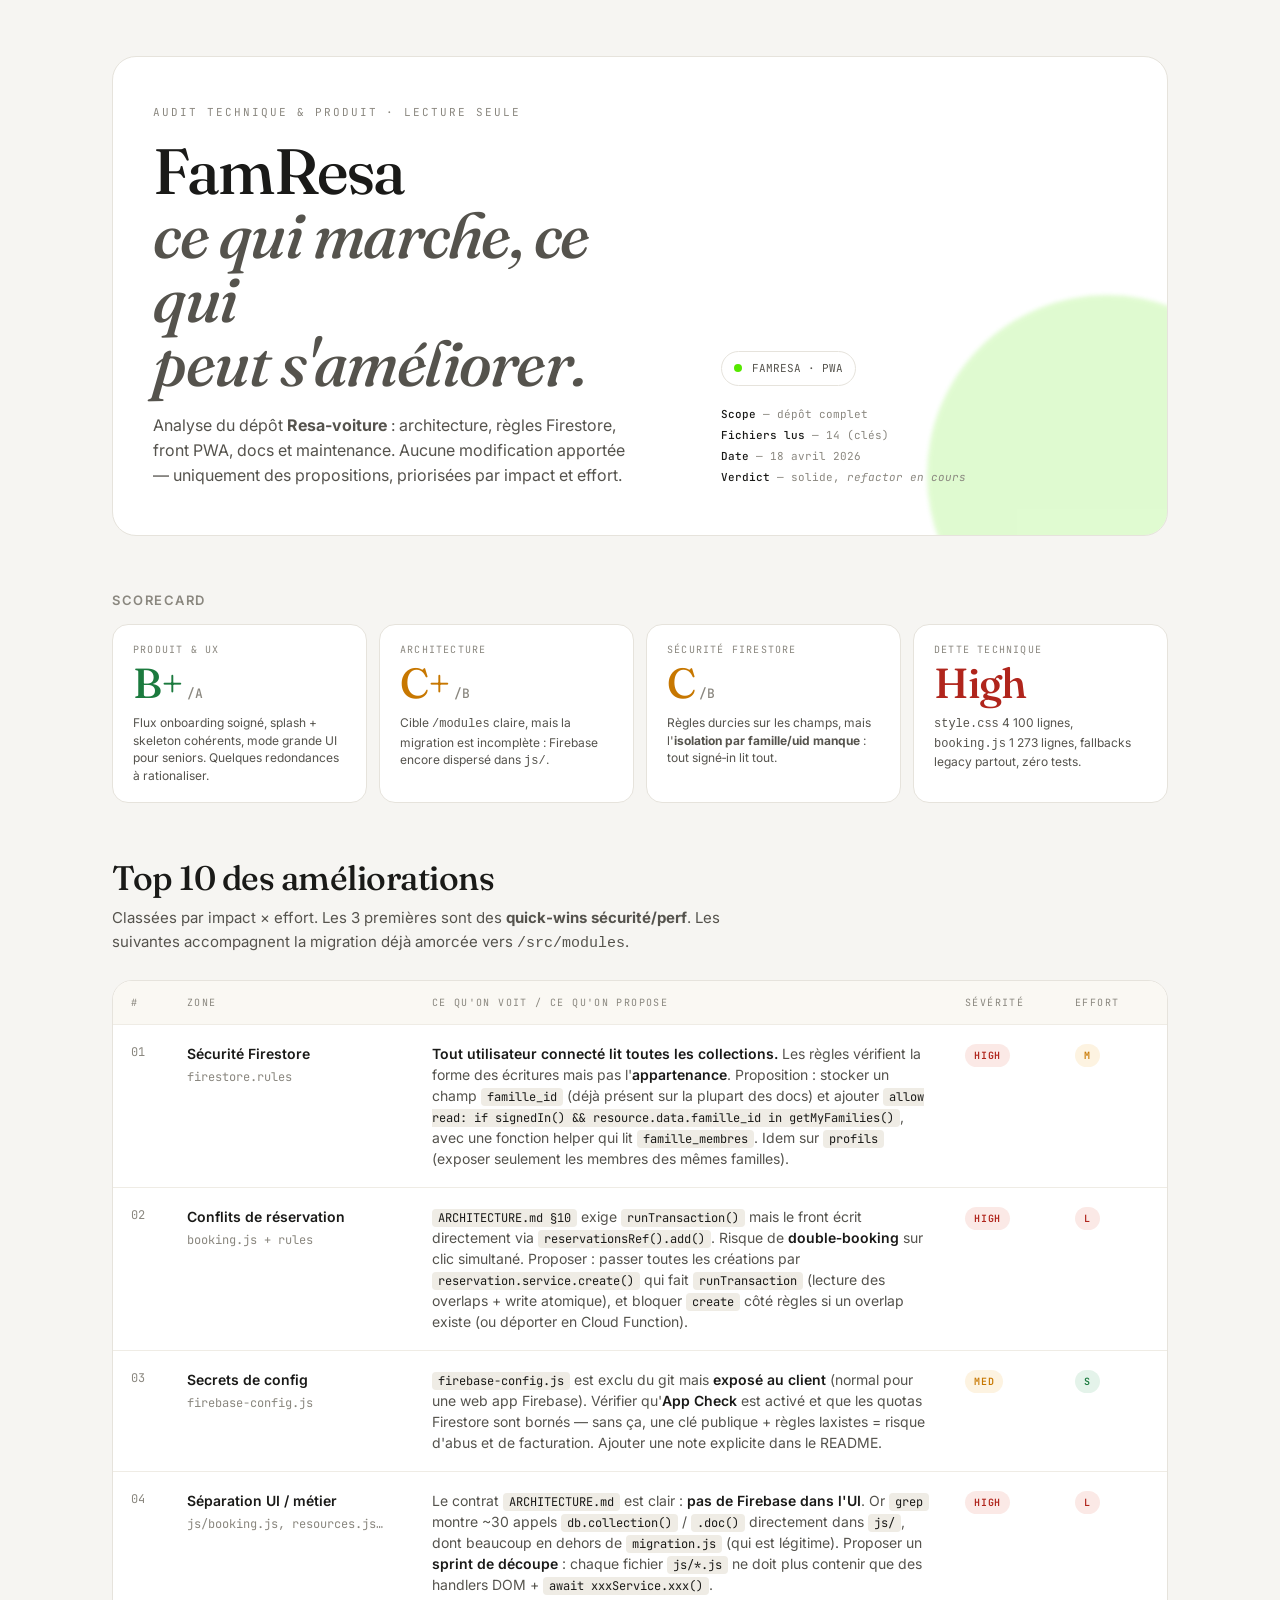
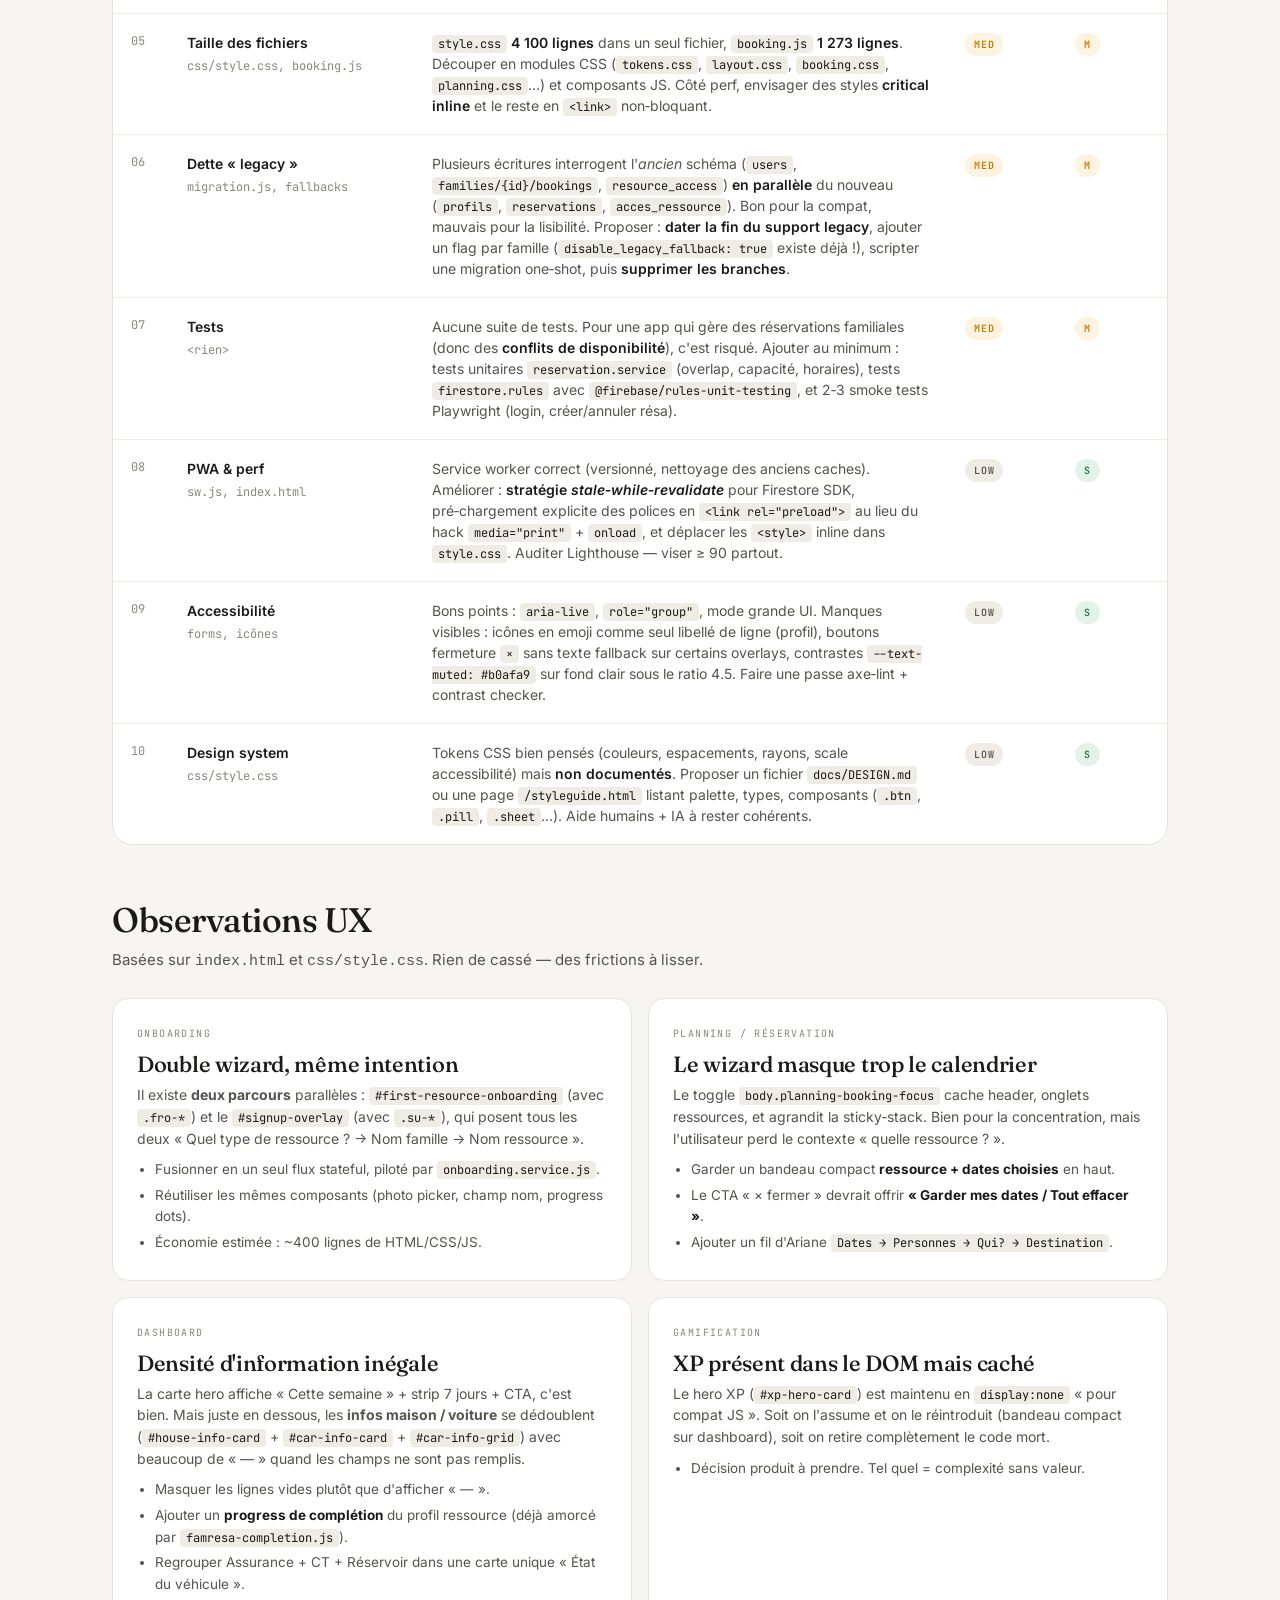
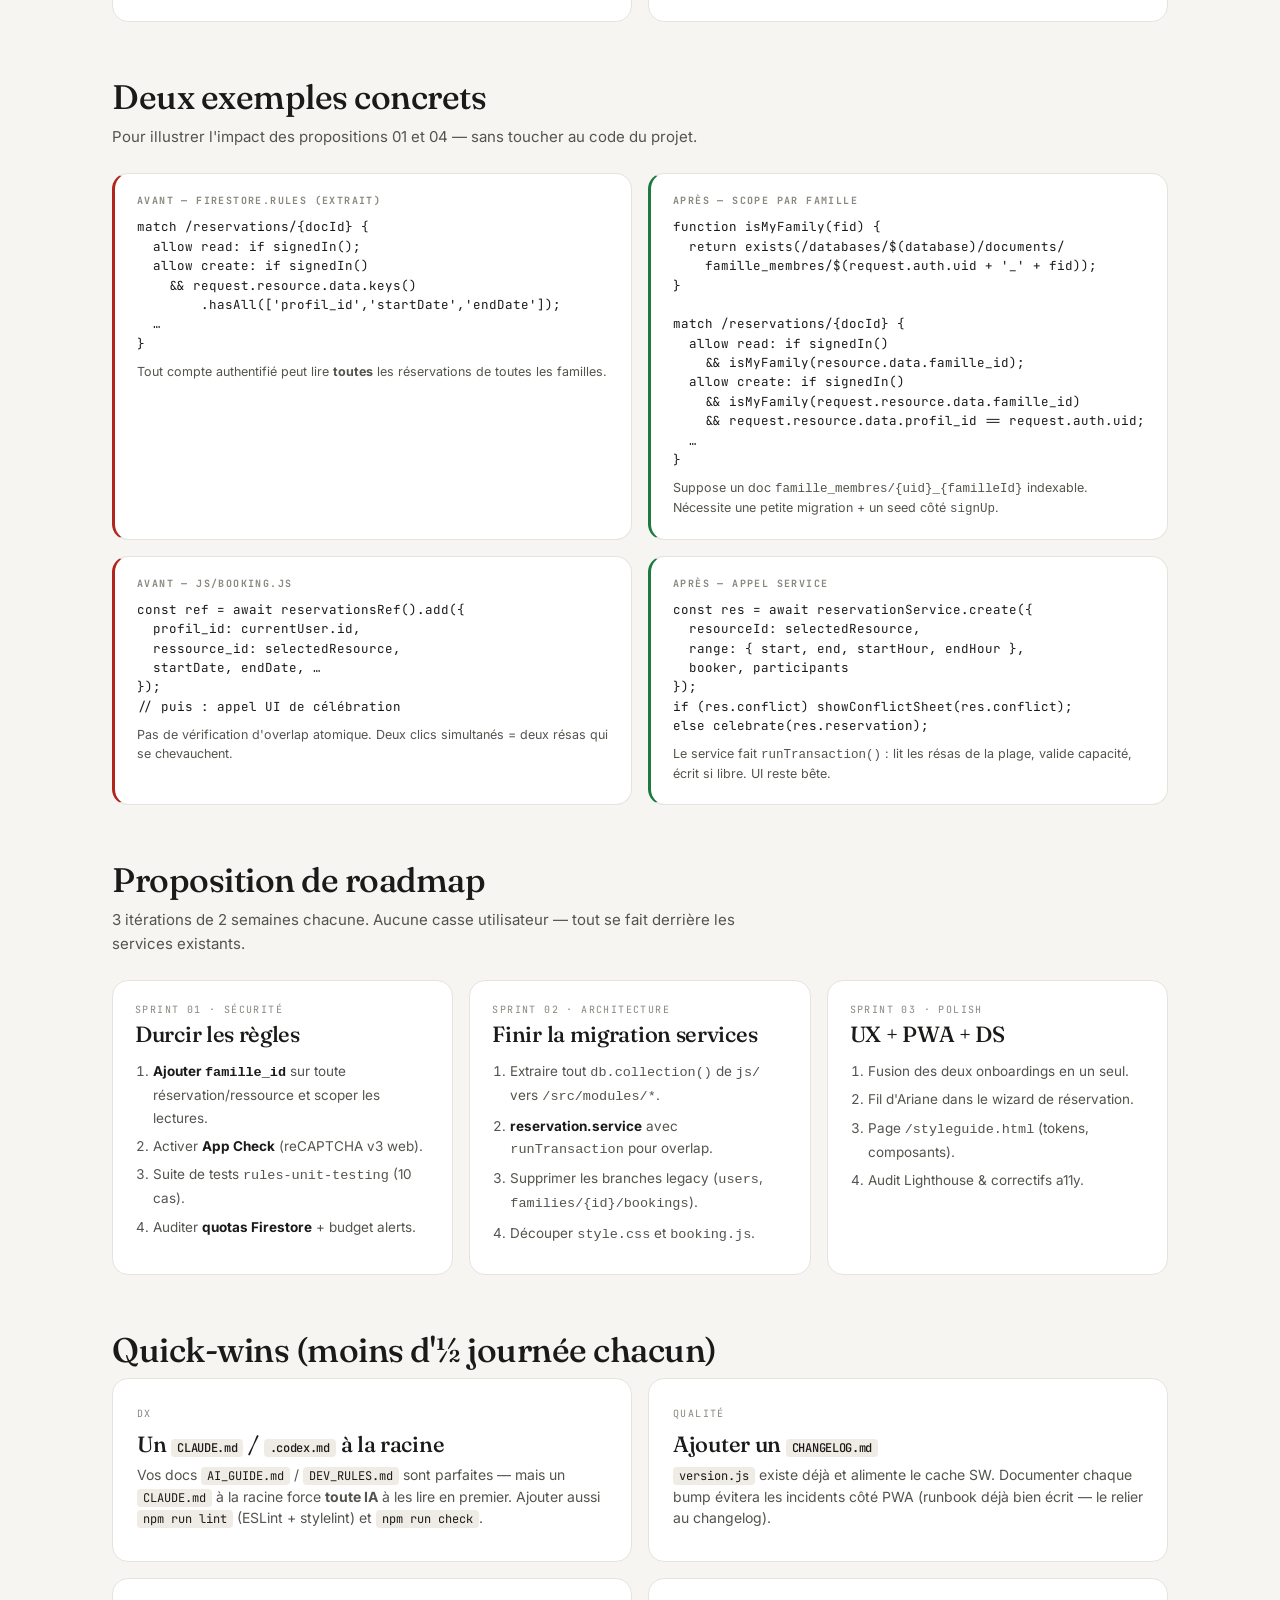
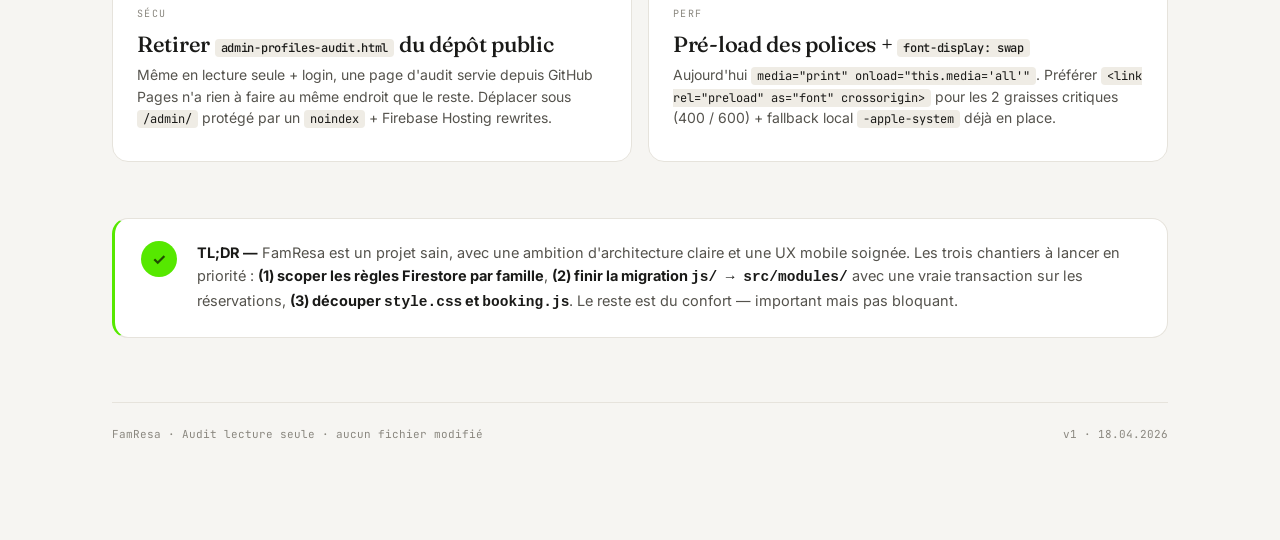
<file: Audit - FamResa.html>
<!doctype html>
<html lang="fr">
<head>
<meta charset="utf-8" />
<meta name="viewport" content="width=device-width,initial-scale=1" />
<title>FamResa — Audit & propositions</title>
<link rel="preconnect" href="https://fonts.googleapis.com" crossorigin>
<link rel="preconnect" href="https://fonts.gstatic.com" crossorigin>
<link href="https://fonts.googleapis.com/css2?family=Fraunces:opsz,wght@9..144,400;9..144,500;9..144,600&family=Inter:wght@400;500;600;700&family=JetBrains+Mono:wght@400;500&display=swap" rel="stylesheet">
<style>
  :root{
    --bg:#f6f5f2;
    --paper:#ffffff;
    --ink:#1a1a18;
    --ink-2:#55534d;
    --ink-3:#8a877f;
    --line:#e6e3dc;
    --line-2:#efece5;
    --lime:#56E800;
    --lime-ink:#1f4d00;
    --amber:#c77700;
    --amber-bg:#fdf3e1;
    --red:#b0251c;
    --red-bg:#fbe9e6;
    --green:#1b7a3e;
    --green-bg:#e4f3ea;
    --blue:#1d4ed8;
    --blue-bg:#eaf0ff;
  }
  *{box-sizing:border-box}
  html,body{margin:0;padding:0;background:var(--bg);color:var(--ink);font-family:'Inter',system-ui,sans-serif;-webkit-font-smoothing:antialiased;text-rendering:optimizeLegibility}
  .wrap{max-width:1120px;margin:0 auto;padding:56px 32px 120px}

  /* ——— Cover ——— */
  .cover{display:grid;grid-template-columns:1.3fr 1fr;gap:40px;align-items:end;padding:48px 40px;background:var(--paper);border:1px solid var(--line);border-radius:24px;margin-bottom:40px;position:relative;overflow:hidden}
  .cover::after{content:"";position:absolute;right:-120px;bottom:-120px;width:360px;height:360px;border-radius:50%;background:var(--lime);opacity:.18;filter:blur(2px)}
  .eyebrow{font-family:'JetBrains Mono',monospace;font-size:11px;letter-spacing:.18em;text-transform:uppercase;color:var(--ink-3);margin-bottom:20px}
  .cover h1{font-family:'Fraunces',serif;font-weight:500;font-size:64px;line-height:1;letter-spacing:-1.5px;margin:0 0 18px}
  .cover h1 em{font-style:italic;color:var(--ink-2)}
  .cover p{font-size:16px;line-height:1.55;color:var(--ink-2);margin:0;max-width:48ch}
  .cover-meta{font-family:'JetBrains Mono',monospace;font-size:11px;color:var(--ink-3);line-height:1.9;position:relative;z-index:1}
  .cover-meta b{color:var(--ink);font-weight:500}
  .cover-mark{display:inline-flex;align-items:center;gap:10px;padding:6px 12px;border:1px solid var(--line);border-radius:999px;font-family:'JetBrains Mono',monospace;font-size:11px;color:var(--ink-2);background:#fff}
  .cover-mark .dot{width:8px;height:8px;border-radius:50%;background:var(--lime)}

  /* ——— Sections ——— */
  section{margin-top:56px}
  h2{font-family:'Fraunces',serif;font-weight:500;font-size:34px;line-height:1.15;letter-spacing:-.5px;margin:0 0 8px}
  .lede{font-size:15px;color:var(--ink-2);max-width:72ch;line-height:1.6;margin:0 0 24px}
  h3{font-family:'Inter',sans-serif;font-size:13px;letter-spacing:.12em;text-transform:uppercase;color:var(--ink-3);margin:0 0 16px;font-weight:600}

  /* ——— Scorecard ——— */
  .score-grid{display:grid;grid-template-columns:repeat(4,1fr);gap:12px}
  .score{background:var(--paper);border:1px solid var(--line);border-radius:16px;padding:18px 20px}
  .score .label{font-family:'JetBrains Mono',monospace;font-size:10px;letter-spacing:.12em;text-transform:uppercase;color:var(--ink-3)}
  .score .val{font-family:'Fraunces',serif;font-size:42px;font-weight:500;letter-spacing:-1px;margin-top:6px;line-height:1}
  .score .val small{font-family:'JetBrains Mono',monospace;font-size:13px;color:var(--ink-3);margin-left:4px;letter-spacing:0}
  .score .note{font-size:12px;color:var(--ink-2);margin-top:10px;line-height:1.45}
  .score.good .val{color:var(--green)}
  .score.warn .val{color:var(--amber)}
  .score.bad  .val{color:var(--red)}

  /* ——— Issue table ——— */
  .table{background:var(--paper);border:1px solid var(--line);border-radius:20px;overflow:hidden}
  .row{display:grid;grid-template-columns:56px 1.1fr 2.4fr 110px 110px;gap:0;border-top:1px solid var(--line-2);align-items:stretch}
  .row:first-child{border-top:none;background:#faf8f3}
  .row.head > *{font-family:'JetBrains Mono',monospace;font-size:10px;letter-spacing:.14em;text-transform:uppercase;color:var(--ink-3);padding:14px 18px}
  .row > *{padding:18px;font-size:14px;line-height:1.5}
  .row .id{font-family:'JetBrains Mono',monospace;font-size:12px;color:var(--ink-3)}
  .row .area{font-weight:600;color:var(--ink);display:flex;flex-direction:column;gap:4px}
  .row .area span{font-weight:400;font-size:12px;color:var(--ink-3);font-family:'JetBrains Mono',monospace}
  .row .desc{color:var(--ink-2)}
  .row .desc b{color:var(--ink);font-weight:600}
  .row .desc code{font-family:'JetBrains Mono',monospace;font-size:12px;background:var(--line-2);padding:1px 6px;border-radius:4px;color:var(--ink)}
  .pill{display:inline-flex;align-items:center;gap:6px;font-family:'JetBrains Mono',monospace;font-size:10px;letter-spacing:.08em;text-transform:uppercase;padding:4px 9px;border-radius:999px;font-weight:600;white-space:nowrap}
  .pill.sev-high{background:var(--red-bg);color:var(--red)}
  .pill.sev-med{background:var(--amber-bg);color:var(--amber)}
  .pill.sev-low{background:var(--line-2);color:var(--ink-2)}
  .pill.effort-s{background:var(--green-bg);color:var(--green)}
  .pill.effort-m{background:var(--amber-bg);color:var(--amber)}
  .pill.effort-l{background:var(--red-bg);color:var(--red)}

  /* ——— Two-col grid ——— */
  .two{display:grid;grid-template-columns:1fr 1fr;gap:16px}
  .card{background:var(--paper);border:1px solid var(--line);border-radius:16px;padding:22px 24px}
  .card h4{margin:0 0 6px;font-family:'Fraunces',serif;font-size:22px;font-weight:500;letter-spacing:-.3px}
  .card .tag{display:inline-block;font-family:'JetBrains Mono',monospace;font-size:10px;letter-spacing:.14em;text-transform:uppercase;color:var(--ink-3);margin-bottom:10px}
  .card p{color:var(--ink-2);font-size:14px;line-height:1.55;margin:0 0 10px}
  .card ul{margin:8px 0 0;padding-left:18px;color:var(--ink-2);font-size:13.5px;line-height:1.6}
  .card li{margin-bottom:4px}
  .card li b{color:var(--ink)}
  .card code{font-family:'JetBrains Mono',monospace;font-size:12px;background:var(--line-2);padding:1px 6px;border-radius:4px;color:var(--ink)}

  /* ——— Before / After ——— */
  .ba{display:grid;grid-template-columns:1fr 1fr;gap:16px}
  .ba > div{background:var(--paper);border:1px solid var(--line);border-radius:16px;padding:20px 22px}
  .ba .before{border-left:3px solid var(--red)}
  .ba .after{border-left:3px solid var(--green)}
  .ba h5{margin:0 0 10px;font-family:'JetBrains Mono',monospace;font-size:10px;letter-spacing:.14em;text-transform:uppercase;color:var(--ink-3)}
  .ba pre{margin:0;font-family:'JetBrains Mono',monospace;font-size:12.5px;line-height:1.55;color:var(--ink);white-space:pre-wrap;word-break:break-word}
  .ba .note{font-size:12.5px;color:var(--ink-2);margin-top:10px;line-height:1.5}

  /* ——— Roadmap ——— */
  .roadmap{display:grid;grid-template-columns:repeat(3,1fr);gap:16px}
  .road{background:var(--paper);border:1px solid var(--line);border-radius:16px;padding:22px}
  .road .wk{font-family:'JetBrains Mono',monospace;font-size:10px;letter-spacing:.14em;text-transform:uppercase;color:var(--ink-3)}
  .road h4{font-family:'Fraunces',serif;font-size:22px;font-weight:500;margin:4px 0 12px;letter-spacing:-.3px}
  .road ol{margin:0;padding-left:18px;color:var(--ink-2);font-size:13.5px;line-height:1.65}
  .road li{margin-bottom:6px}
  .road li b{color:var(--ink)}

  /* ——— Callout ——— */
  .callout{background:var(--paper);border:1px solid var(--line);border-left:3px solid var(--lime);border-radius:16px;padding:22px 26px;display:flex;gap:20px;align-items:flex-start}
  .callout .icon{width:36px;height:36px;border-radius:50%;background:var(--lime);color:var(--lime-ink);display:flex;align-items:center;justify-content:center;font-weight:700;flex-shrink:0}
  .callout p{margin:0;font-size:14.5px;color:var(--ink-2);line-height:1.6}
  .callout p b{color:var(--ink)}

  footer{margin-top:64px;padding-top:24px;border-top:1px solid var(--line);font-family:'JetBrains Mono',monospace;font-size:11px;color:var(--ink-3);display:flex;justify-content:space-between}
</style>
</head>
<body>
<div class="wrap">

  <!-- ============ COVER ============ -->
  <div class="cover">
    <div>
      <div class="eyebrow">Audit technique & produit · lecture seule</div>
      <h1>FamResa<br><em>ce qui marche, ce qui<br>peut s'améliorer.</em></h1>
      <p>Analyse du dépôt <b>Resa-voiture</b> : architecture, règles Firestore, front PWA, docs et maintenance. Aucune modification apportée — uniquement des propositions, priorisées par impact et effort.</p>
    </div>
    <div class="cover-meta">
      <span class="cover-mark"><span class="dot"></span> FAMRESA · PWA</span>
      <div style="margin-top:18px">
        <div><b>Scope</b> — dépôt complet</div>
        <div><b>Fichiers lus</b> — 14 (clés)</div>
        <div><b>Date</b> — 18 avril 2026</div>
        <div><b>Verdict</b> — solide, <em>refactor en cours</em></div>
      </div>
    </div>
  </div>

  <!-- ============ SCORECARD ============ -->
  <section>
    <h3>Scorecard</h3>
    <div class="score-grid">
      <div class="score good">
        <div class="label">Produit & UX</div>
        <div class="val">B+<small>/A</small></div>
        <div class="note">Flux onboarding soigné, splash + skeleton cohérents, mode grande UI pour seniors. Quelques redondances à rationaliser.</div>
      </div>
      <div class="score warn">
        <div class="label">Architecture</div>
        <div class="val">C+<small>/B</small></div>
        <div class="note">Cible <code>/modules</code> claire, mais la migration est incomplète : Firebase encore dispersé dans <code>js/</code>.</div>
      </div>
      <div class="score warn">
        <div class="label">Sécurité Firestore</div>
        <div class="val">C<small>/B</small></div>
        <div class="note">Règles durcies sur les champs, mais l'<b>isolation par famille/uid manque</b> : tout signé‑in lit tout.</div>
      </div>
      <div class="score bad">
        <div class="label">Dette technique</div>
        <div class="val">High</div>
        <div class="note"><code>style.css</code> 4 100 lignes, <code>booking.js</code> 1 273 lignes, fallbacks legacy partout, zéro tests.</div>
      </div>
    </div>
  </section>

  <!-- ============ TOP ISSUES ============ -->
  <section>
    <h2>Top 10 des améliorations</h2>
    <p class="lede">Classées par impact × effort. Les 3 premières sont des <b>quick‑wins sécurité/perf</b>. Les suivantes accompagnent la migration déjà amorcée vers <code>/src/modules</code>.</p>
    <div class="table">
      <div class="row head">
        <div>#</div><div>Zone</div><div>Ce qu'on voit / ce qu'on propose</div><div>Sévérité</div><div>Effort</div>
      </div>

      <div class="row">
        <div class="id">01</div>
        <div class="area">Sécurité Firestore<span>firestore.rules</span></div>
        <div class="desc"><b>Tout utilisateur connecté lit toutes les collections.</b> Les règles vérifient la forme des écritures mais pas l'<b>appartenance</b>. Proposition : stocker un champ <code>famille_id</code> (déjà présent sur la plupart des docs) et ajouter <code>allow read: if signedIn() && resource.data.famille_id in getMyFamilies()</code>, avec une fonction helper qui lit <code>famille_membres</code>. Idem sur <code>profils</code> (exposer seulement les membres des mêmes familles).</div>
        <div><span class="pill sev-high">High</span></div>
        <div><span class="pill effort-m">M</span></div>
      </div>

      <div class="row">
        <div class="id">02</div>
        <div class="area">Conflits de réservation<span>booking.js + rules</span></div>
        <div class="desc"><code>ARCHITECTURE.md §10</code> exige <code>runTransaction()</code> mais le front écrit directement via <code>reservationsRef().add()</code>. Risque de <b>double‑booking</b> sur clic simultané. Proposer : passer toutes les créations par <code>reservation.service.create()</code> qui fait <code>runTransaction</code> (lecture des overlaps + write atomique), et bloquer <code>create</code> côté règles si un overlap existe (ou déporter en Cloud Function).</div>
        <div><span class="pill sev-high">High</span></div>
        <div><span class="pill effort-l">L</span></div>
      </div>

      <div class="row">
        <div class="id">03</div>
        <div class="area">Secrets de config<span>firebase-config.js</span></div>
        <div class="desc"><code>firebase-config.js</code> est exclu du git mais <b>exposé au client</b> (normal pour une web app Firebase). Vérifier qu'<b>App Check</b> est activé et que les quotas Firestore sont bornés — sans ça, une clé publique + règles laxistes = risque d'abus et de facturation. Ajouter une note explicite dans le README.</div>
        <div><span class="pill sev-med">Med</span></div>
        <div><span class="pill effort-s">S</span></div>
      </div>

      <div class="row">
        <div class="id">04</div>
        <div class="area">Séparation UI / métier<span>js/booking.js, resources.js…</span></div>
        <div class="desc">Le contrat <code>ARCHITECTURE.md</code> est clair : <b>pas de Firebase dans l'UI</b>. Or <code>grep</code> montre ~30 appels <code>db.collection()</code> / <code>.doc()</code> directement dans <code>js/</code>, dont beaucoup en dehors de <code>migration.js</code> (qui est légitime). Proposer un <b>sprint de découpe</b> : chaque fichier <code>js/*.js</code> ne doit plus contenir que des handlers DOM + <code>await xxxService.xxx()</code>.</div>
        <div><span class="pill sev-high">High</span></div>
        <div><span class="pill effort-l">L</span></div>
      </div>

      <div class="row">
        <div class="id">05</div>
        <div class="area">Taille des fichiers<span>css/style.css, booking.js</span></div>
        <div class="desc"><code>style.css</code> <b>4 100 lignes</b> dans un seul fichier, <code>booking.js</code> <b>1 273 lignes</b>. Découper en modules CSS (<code>tokens.css</code>, <code>layout.css</code>, <code>booking.css</code>, <code>planning.css</code>…) et composants JS. Côté perf, envisager des styles <b>critical inline</b> et le reste en <code>&lt;link&gt;</code> non‑bloquant.</div>
        <div><span class="pill sev-med">Med</span></div>
        <div><span class="pill effort-m">M</span></div>
      </div>

      <div class="row">
        <div class="id">06</div>
        <div class="area">Dette « legacy »<span>migration.js, fallbacks</span></div>
        <div class="desc">Plusieurs écritures interrogent l'<i>ancien</i> schéma (<code>users</code>, <code>families/{id}/bookings</code>, <code>resource_access</code>) <b>en parallèle</b> du nouveau (<code>profils</code>, <code>reservations</code>, <code>acces_ressource</code>). Bon pour la compat, mauvais pour la lisibilité. Proposer : <b>dater la fin du support legacy</b>, ajouter un flag par famille (<code>disable_legacy_fallback: true</code> existe déjà !), scripter une migration one‑shot, puis <b>supprimer les branches</b>.</div>
        <div><span class="pill sev-med">Med</span></div>
        <div><span class="pill effort-m">M</span></div>
      </div>

      <div class="row">
        <div class="id">07</div>
        <div class="area">Tests<span>&lt;rien&gt;</span></div>
        <div class="desc">Aucune suite de tests. Pour une app qui gère des réservations familiales (donc des <b>conflits de disponibilité</b>), c'est risqué. Ajouter au minimum : tests unitaires <code>reservation.service</code> (overlap, capacité, horaires), tests <code>firestore.rules</code> avec <code>@firebase/rules-unit-testing</code>, et 2‑3 smoke tests Playwright (login, créer/annuler résa).</div>
        <div><span class="pill sev-med">Med</span></div>
        <div><span class="pill effort-m">M</span></div>
      </div>

      <div class="row">
        <div class="id">08</div>
        <div class="area">PWA & perf<span>sw.js, index.html</span></div>
        <div class="desc">Service worker correct (versionné, nettoyage des anciens caches). Améliorer : <b>stratégie <i>stale‑while‑revalidate</i></b> pour Firestore SDK, pré‑chargement explicite des polices en <code>&lt;link rel="preload"&gt;</code> au lieu du hack <code>media="print"</code> + <code>onload</code>, et déplacer les <code>&lt;style&gt;</code> inline dans <code>style.css</code>. Auditer Lighthouse — viser ≥ 90 partout.</div>
        <div><span class="pill sev-low">Low</span></div>
        <div><span class="pill effort-s">S</span></div>
      </div>

      <div class="row">
        <div class="id">09</div>
        <div class="area">Accessibilité<span>forms, icônes</span></div>
        <div class="desc">Bons points : <code>aria-live</code>, <code>role="group"</code>, mode grande UI. Manques visibles : icônes en emoji comme seul libellé de ligne (profil), boutons fermeture <code>×</code> sans texte fallback sur certains overlays, contrastes <code>--text-muted: #b0afa9</code> sur fond clair sous le ratio 4.5. Faire une passe axe‑lint + contrast checker.</div>
        <div><span class="pill sev-low">Low</span></div>
        <div><span class="pill effort-s">S</span></div>
      </div>

      <div class="row">
        <div class="id">10</div>
        <div class="area">Design system<span>css/style.css</span></div>
        <div class="desc">Tokens CSS bien pensés (couleurs, espacements, rayons, scale accessibilité) mais <b>non documentés</b>. Proposer un fichier <code>docs/DESIGN.md</code> ou une page <code>/styleguide.html</code> listant palette, types, composants (<code>.btn</code>, <code>.pill</code>, <code>.sheet</code>…). Aide humains + IA à rester cohérents.</div>
        <div><span class="pill sev-low">Low</span></div>
        <div><span class="pill effort-s">S</span></div>
      </div>

    </div>
  </section>

  <!-- ============ UX OBSERVATIONS ============ -->
  <section>
    <h2>Observations UX</h2>
    <p class="lede">Basées sur <code>index.html</code> et <code>css/style.css</code>. Rien de cassé — des frictions à lisser.</p>
    <div class="two">
      <div class="card">
        <div class="tag">Onboarding</div>
        <h4>Double wizard, même intention</h4>
        <p>Il existe <b>deux parcours</b> parallèles : <code>#first-resource-onboarding</code> (avec <code>.fro-*</code>) et le <code>#signup-overlay</code> (avec <code>.su-*</code>), qui posent tous les deux « Quel type de ressource ? → Nom famille → Nom ressource ».</p>
        <ul>
          <li>Fusionner en un seul flux stateful, piloté par <code>onboarding.service.js</code>.</li>
          <li>Réutiliser les mêmes composants (photo picker, champ nom, progress dots).</li>
          <li>Économie estimée : ~400 lignes de HTML/CSS/JS.</li>
        </ul>
      </div>
      <div class="card">
        <div class="tag">Planning / Réservation</div>
        <h4>Le wizard masque trop le calendrier</h4>
        <p>Le toggle <code>body.planning-booking-focus</code> cache header, onglets ressources, et agrandit la sticky‑stack. Bien pour la concentration, mais l'utilisateur perd le contexte « quelle ressource ? ».</p>
        <ul>
          <li>Garder un bandeau compact <b>ressource + dates choisies</b> en haut.</li>
          <li>Le CTA « × fermer » devrait offrir <b>« Garder mes dates / Tout effacer »</b>.</li>
          <li>Ajouter un fil d'Ariane <code>Dates → Personnes → Qui? → Destination</code>.</li>
        </ul>
      </div>
      <div class="card">
        <div class="tag">Dashboard</div>
        <h4>Densité d'information inégale</h4>
        <p>La carte hero affiche « Cette semaine » + strip 7 jours + CTA, c'est bien. Mais juste en dessous, les <b>infos maison / voiture</b> se dédoublent (<code>#house-info-card</code> + <code>#car-info-card</code> + <code>#car-info-grid</code>) avec beaucoup de « — » quand les champs ne sont pas remplis.</p>
        <ul>
          <li>Masquer les lignes vides plutôt que d'afficher « — ».</li>
          <li>Ajouter un <b>progress de complétion</b> du profil ressource (déjà amorcé par <code>famresa-completion.js</code>).</li>
          <li>Regrouper Assurance + CT + Réservoir dans une carte unique « État du véhicule ».</li>
        </ul>
      </div>
      <div class="card">
        <div class="tag">Gamification</div>
        <h4>XP présent dans le DOM mais caché</h4>
        <p>Le hero XP (<code>#xp-hero-card</code>) est maintenu en <code>display:none</code> « pour compat JS ». Soit on l'assume et on le réintroduit (bandeau compact sur dashboard), soit on retire complètement le code mort.</p>
        <ul>
          <li>Décision produit à prendre. Tel quel = complexité sans valeur.</li>
        </ul>
      </div>
    </div>
  </section>

  <!-- ============ BEFORE / AFTER ============ -->
  <section>
    <h2>Deux exemples concrets</h2>
    <p class="lede">Pour illustrer l'impact des propositions 01 et 04 — sans toucher au code du projet.</p>

    <div class="ba" style="margin-bottom:16px">
      <div class="before">
        <h5>Avant — firestore.rules (extrait)</h5>
<pre>match /reservations/{docId} {
  allow read: if signedIn();
  allow create: if signedIn()
    && request.resource.data.keys()
        .hasAll(['profil_id','startDate','endDate']);
  …
}</pre>
        <div class="note">Tout compte authentifié peut lire <b>toutes</b> les réservations de toutes les familles.</div>
      </div>
      <div class="after">
        <h5>Après — scope par famille</h5>
<pre>function isMyFamily(fid) {
  return exists(/databases/$(database)/documents/
    famille_membres/$(request.auth.uid + '_' + fid));
}

match /reservations/{docId} {
  allow read: if signedIn()
    && isMyFamily(resource.data.famille_id);
  allow create: if signedIn()
    && isMyFamily(request.resource.data.famille_id)
    && request.resource.data.profil_id == request.auth.uid;
  …
}</pre>
        <div class="note">Suppose un doc <code>famille_membres/{uid}_{familleId}</code> indexable. Nécessite une petite migration + un seed côté <code>signUp</code>.</div>
      </div>
    </div>

    <div class="ba">
      <div class="before">
        <h5>Avant — js/booking.js</h5>
<pre>const ref = await reservationsRef().add({
  profil_id: currentUser.id,
  ressource_id: selectedResource,
  startDate, endDate, …
});
// puis : appel UI de célébration</pre>
        <div class="note">Pas de vérification d'overlap atomique. Deux clics simultanés = deux résas qui se chevauchent.</div>
      </div>
      <div class="after">
        <h5>Après — appel service</h5>
<pre>const res = await reservationService.create({
  resourceId: selectedResource,
  range: { start, end, startHour, endHour },
  booker, participants
});
if (res.conflict) showConflictSheet(res.conflict);
else celebrate(res.reservation);</pre>
        <div class="note">Le service fait <code>runTransaction()</code> : lit les résas de la plage, valide capacité, écrit si libre. UI reste bête.</div>
      </div>
    </div>
  </section>

  <!-- ============ ROADMAP ============ -->
  <section>
    <h2>Proposition de roadmap</h2>
    <p class="lede">3 itérations de 2 semaines chacune. Aucune casse utilisateur — tout se fait derrière les services existants.</p>
    <div class="roadmap">
      <div class="road">
        <div class="wk">Sprint 01 · Sécurité</div>
        <h4>Durcir les règles</h4>
        <ol>
          <li><b>Ajouter <code>famille_id</code></b> sur toute réservation/ressource et scoper les lectures.</li>
          <li>Activer <b>App Check</b> (reCAPTCHA v3 web).</li>
          <li>Suite de tests <code>rules-unit-testing</code> (10 cas).</li>
          <li>Auditer <b>quotas Firestore</b> + budget alerts.</li>
        </ol>
      </div>
      <div class="road">
        <div class="wk">Sprint 02 · Architecture</div>
        <h4>Finir la migration services</h4>
        <ol>
          <li>Extraire tout <code>db.collection()</code> de <code>js/</code> vers <code>/src/modules/*</code>.</li>
          <li><b>reservation.service</b> avec <code>runTransaction</code> pour overlap.</li>
          <li>Supprimer les branches legacy (<code>users</code>, <code>families/{id}/bookings</code>).</li>
          <li>Découper <code>style.css</code> et <code>booking.js</code>.</li>
        </ol>
      </div>
      <div class="road">
        <div class="wk">Sprint 03 · Polish</div>
        <h4>UX + PWA + DS</h4>
        <ol>
          <li>Fusion des deux onboardings en un seul.</li>
          <li>Fil d'Ariane dans le wizard de réservation.</li>
          <li>Page <code>/styleguide.html</code> (tokens, composants).</li>
          <li>Audit Lighthouse & correctifs a11y.</li>
        </ol>
      </div>
    </div>
  </section>

  <!-- ============ QUICK WINS ============ -->
  <section>
    <h2>Quick‑wins (moins d'½ journée chacun)</h2>
    <div class="two">
      <div class="card">
        <div class="tag">DX</div>
        <h4>Un <code>CLAUDE.md</code> / <code>.codex.md</code> à la racine</h4>
        <p>Vos docs <code>AI_GUIDE.md</code> / <code>DEV_RULES.md</code> sont parfaites — mais un <code>CLAUDE.md</code> à la racine force <b>toute IA</b> à les lire en premier. Ajouter aussi <code>npm run lint</code> (ESLint + stylelint) et <code>npm run check</code>.</p>
      </div>
      <div class="card">
        <div class="tag">Qualité</div>
        <h4>Ajouter un <code>CHANGELOG.md</code></h4>
        <p><code>version.js</code> existe déjà et alimente le cache SW. Documenter chaque bump évitera les incidents côté PWA (runbook déjà bien écrit — le relier au changelog).</p>
      </div>
      <div class="card">
        <div class="tag">Sécu</div>
        <h4>Retirer <code>admin-profiles-audit.html</code> du dépôt public</h4>
        <p>Même en lecture seule + login, une page d'audit servie depuis GitHub Pages n'a rien à faire au même endroit que le reste. Déplacer sous <code>/admin/</code> protégé par un <code>noindex</code> + Firebase Hosting rewrites.</p>
      </div>
      <div class="card">
        <div class="tag">Perf</div>
        <h4>Pré‑load des polices + <code>font-display: swap</code></h4>
        <p>Aujourd'hui <code>media="print" onload="this.media='all'"</code>. Préférer <code>&lt;link rel="preload" as="font" crossorigin&gt;</code> pour les 2 graisses critiques (400 / 600) + fallback local <code>-apple-system</code> déjà en place.</p>
      </div>
    </div>
  </section>

  <!-- ============ SUMMARY ============ -->
  <section>
    <div class="callout">
      <div class="icon">✓</div>
      <p><b>TL;DR —</b> FamResa est un projet sain, avec une ambition d'architecture claire et une UX mobile soignée. Les trois chantiers à lancer en priorité : <b>(1) scoper les règles Firestore par famille</b>, <b>(2) finir la migration <code>js/ → src/modules/</code></b> avec une vraie transaction sur les réservations, <b>(3) découper <code>style.css</code> et <code>booking.js</code></b>. Le reste est du confort — important mais pas bloquant.</p>
    </div>
  </section>

  <footer>
    <div>FamResa · Audit lecture seule · aucun fichier modifié</div>
    <div>v1 · 18.04.2026</div>
  </footer>

</div>
</body>
</html>
</file>
